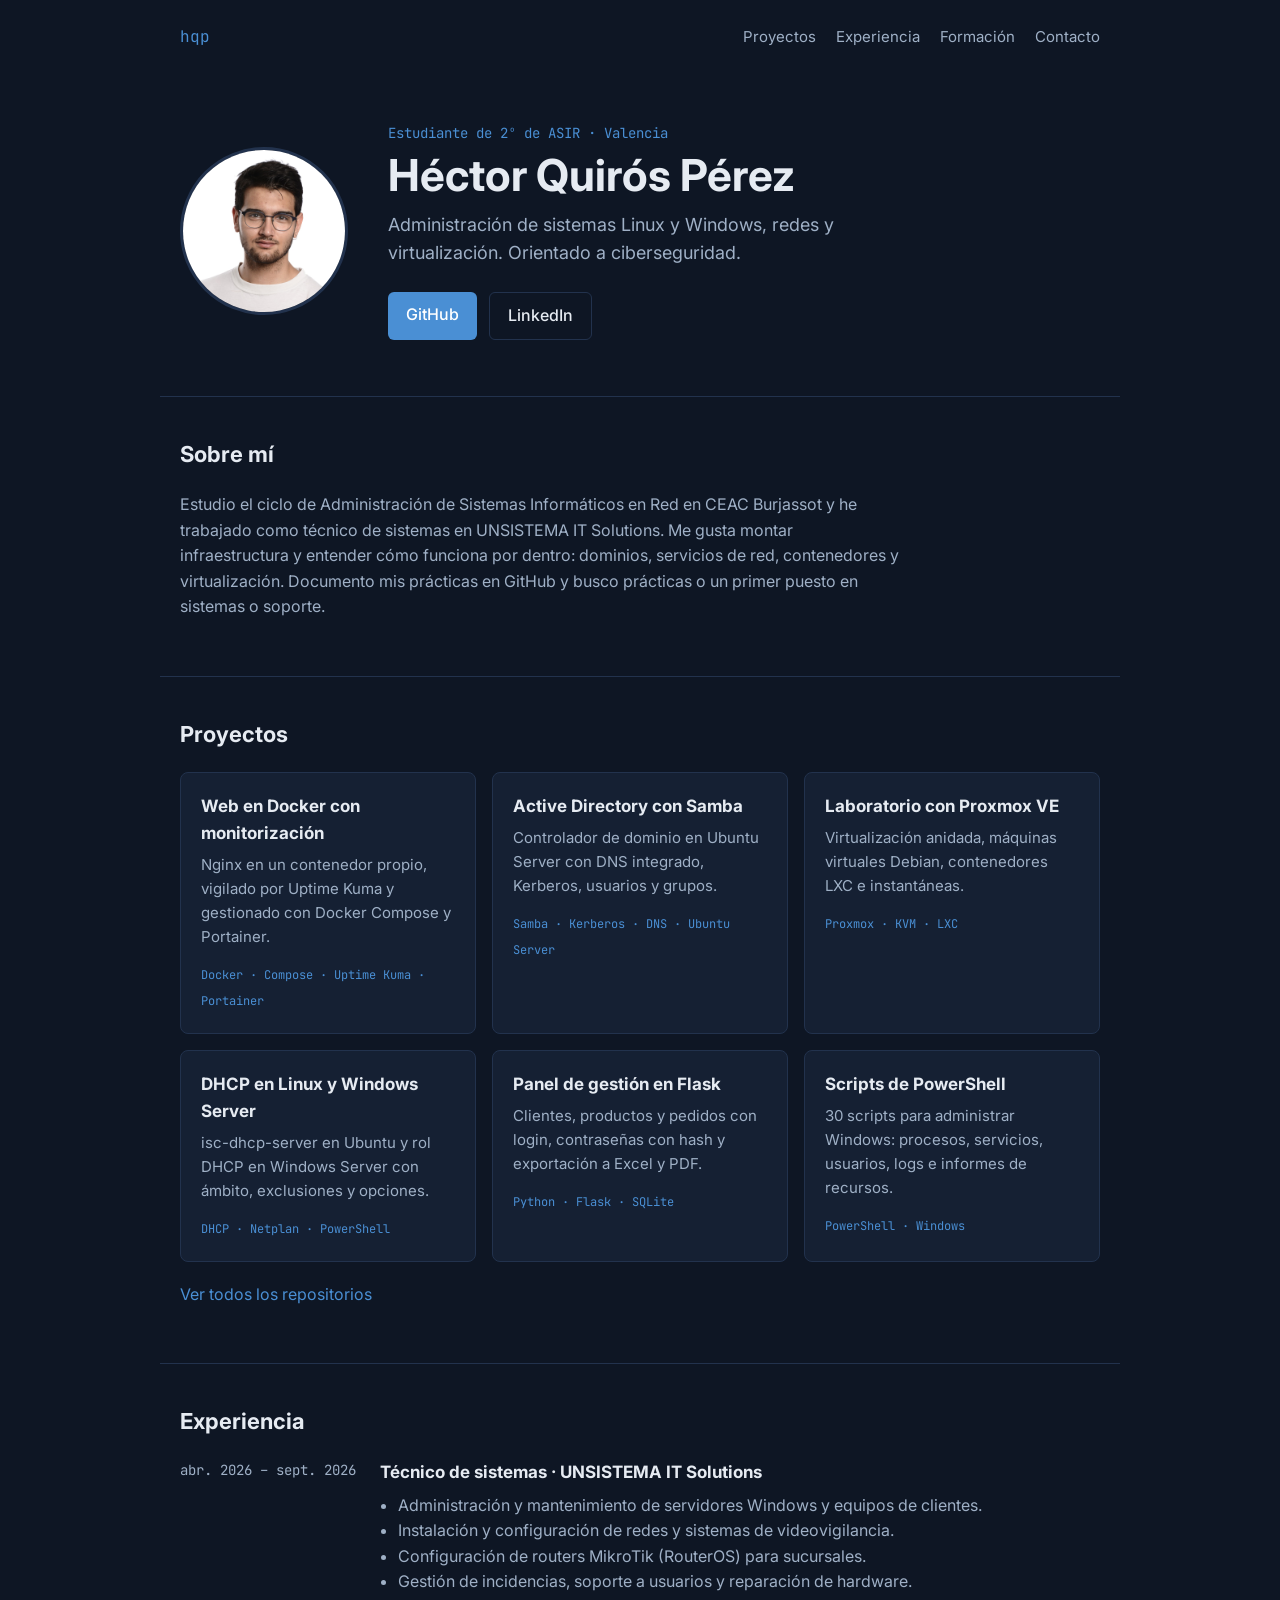
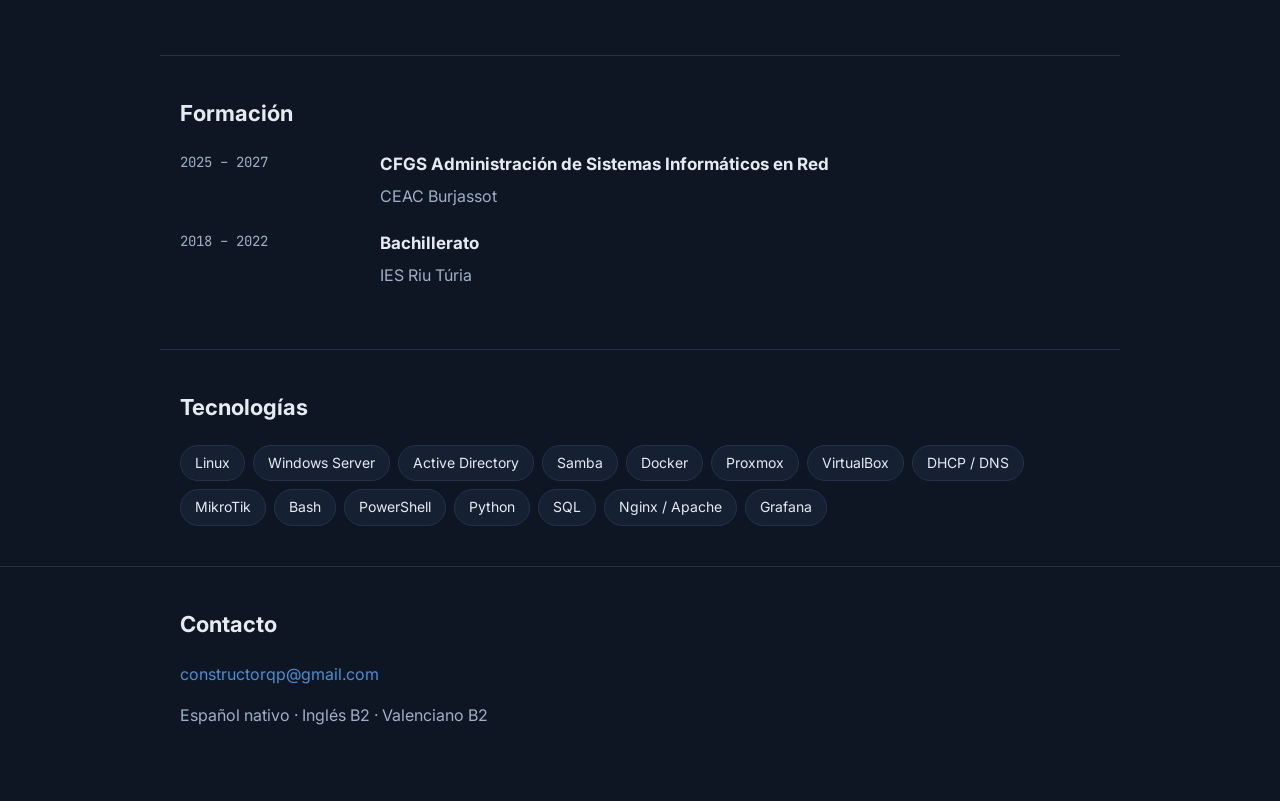
<file: index.html>
<!DOCTYPE html>
<html lang="es">
<head>
  <meta charset="UTF-8">
  <meta name="viewport" content="width=device-width, initial-scale=1.0">
  <title>Héctor Quirós Pérez | Sistemas y redes</title>
  <meta name="description" content="Portafolio de Héctor Quirós Pérez, estudiante de ASIR orientado a administración de sistemas, redes y ciberseguridad.">
  <link rel="preconnect" href="https://fonts.googleapis.com">
  <link rel="preconnect" href="https://fonts.gstatic.com" crossorigin>
  <link href="https://fonts.googleapis.com/css2?family=Inter:wght@400;500;700&family=JetBrains+Mono:wght@400&display=swap" rel="stylesheet">
  <link rel="stylesheet" href="assets/estilo.css">
</head>
<body>
  <header class="cabecera">
    <nav class="menu contenedor">
      <span class="logo">hqp</span>
      <ul>
        <li><a href="#proyectos">Proyectos</a></li>
        <li><a href="#experiencia">Experiencia</a></li>
        <li><a href="#formacion">Formación</a></li>
        <li><a href="#contacto">Contacto</a></li>
      </ul>
    </nav>

    <section class="hero contenedor">
      <img src="assets/foto.jpg" alt="Héctor Quirós Pérez" class="foto">
      <div>
        <p class="etiqueta">Estudiante de 2º de ASIR · Valencia</p>
        <h1>Héctor Quirós Pérez</h1>
        <p class="lema">Administración de sistemas Linux y Windows, redes y virtualización. Orientado a ciberseguridad.</p>
        <div class="botones">
          <a class="boton" href="https://github.com/ConstructorQP">GitHub</a>
          <a class="boton secundario" href="https://www.linkedin.com/in/h%C3%A9ctor-quir%C3%B3s-p%C3%A9rez-a8a136398/">LinkedIn</a>
        </div>
      </div>
    </section>
  </header>

  <main>
    <section class="contenedor bloque">
      <h2>Sobre mí</h2>
      <p>Estudio el ciclo de Administración de Sistemas Informáticos en Red en CEAC Burjassot y he trabajado como técnico de sistemas en UNSISTEMA IT Solutions. Me gusta montar infraestructura y entender cómo funciona por dentro: dominios, servicios de red, contenedores y virtualización. Documento mis prácticas en GitHub y busco prácticas o un primer puesto en sistemas o soporte.</p>
    </section>

    <section id="proyectos" class="contenedor bloque">
      <h2>Proyectos</h2>
      <div class="rejilla">
        <a class="tarjeta" href="https://github.com/ConstructorQP/docker-web-uptime-kuma">
          <h3>Web en Docker con monitorización</h3>
          <p>Nginx en un contenedor propio, vigilado por Uptime Kuma y gestionado con Docker Compose y Portainer.</p>
          <span class="tags">Docker · Compose · Uptime Kuma · Portainer</span>
        </a>
        <a class="tarjeta" href="https://github.com/ConstructorQP/samba-active-directory">
          <h3>Active Directory con Samba</h3>
          <p>Controlador de dominio en Ubuntu Server con DNS integrado, Kerberos, usuarios y grupos.</p>
          <span class="tags">Samba · Kerberos · DNS · Ubuntu Server</span>
        </a>
        <a class="tarjeta" href="https://github.com/ConstructorQP/proxmox-virtualizacion">
          <h3>Laboratorio con Proxmox VE</h3>
          <p>Virtualización anidada, máquinas virtuales Debian, contenedores LXC e instantáneas.</p>
          <span class="tags">Proxmox · KVM · LXC</span>
        </a>
        <a class="tarjeta" href="https://github.com/ConstructorQP/dhcp-linux-windows-server">
          <h3>DHCP en Linux y Windows Server</h3>
          <p>isc-dhcp-server en Ubuntu y rol DHCP en Windows Server con ámbito, exclusiones y opciones.</p>
          <span class="tags">DHCP · Netplan · PowerShell</span>
        </a>
        <a class="tarjeta" href="https://github.com/ConstructorQP/flask-microsaas">
          <h3>Panel de gestión en Flask</h3>
          <p>Clientes, productos y pedidos con login, contraseñas con hash y exportación a Excel y PDF.</p>
          <span class="tags">Python · Flask · SQLite</span>
        </a>
        <a class="tarjeta" href="https://github.com/ConstructorQP/scripts-powershell">
          <h3>Scripts de PowerShell</h3>
          <p>30 scripts para administrar Windows: procesos, servicios, usuarios, logs e informes de recursos.</p>
          <span class="tags">PowerShell · Windows</span>
        </a>
      </div>
      <p class="mas"><a href="https://github.com/ConstructorQP?tab=repositories">Ver todos los repositorios</a></p>
    </section>

    <section id="experiencia" class="contenedor bloque">
      <h2>Experiencia</h2>
      <article class="linea">
        <div class="fecha">abr. 2026 – sept. 2026</div>
        <div>
          <h3>Técnico de sistemas · UNSISTEMA IT Solutions</h3>
          <ul>
            <li>Administración y mantenimiento de servidores Windows y equipos de clientes.</li>
            <li>Instalación y configuración de redes y sistemas de videovigilancia.</li>
            <li>Configuración de routers MikroTik (RouterOS) para sucursales.</li>
            <li>Gestión de incidencias, soporte a usuarios y reparación de hardware.</li>
          </ul>
        </div>
      </article>
    </section>

    <section id="formacion" class="contenedor bloque">
      <h2>Formación</h2>
      <article class="linea">
        <div class="fecha">2025 – 2027</div>
        <div><h3>CFGS Administración de Sistemas Informáticos en Red</h3><p>CEAC Burjassot</p></div>
      </article>
      <article class="linea">
        <div class="fecha">2018 – 2022</div>
        <div><h3>Bachillerato</h3><p>IES Riu Túria</p></div>
      </article>
    </section>

    <section class="contenedor bloque">
      <h2>Tecnologías</h2>
      <ul class="chips">
        <li>Linux</li><li>Windows Server</li><li>Active Directory</li><li>Samba</li><li>Docker</li><li>Proxmox</li>
        <li>VirtualBox</li><li>DHCP / DNS</li><li>MikroTik</li><li>Bash</li><li>PowerShell</li><li>Python</li>
        <li>SQL</li><li>Nginx / Apache</li><li>Grafana</li>
      </ul>
    </section>
  </main>

  <footer id="contacto" class="pie">
    <div class="contenedor">
      <h2>Contacto</h2>
      <p><a href="mailto:constructorqp@gmail.com">constructorqp@gmail.com</a></p>
      <p class="idiomas">Español nativo · Inglés B2 · Valenciano B2</p>
    </div>
  </footer>
</body>
</html>
</file>
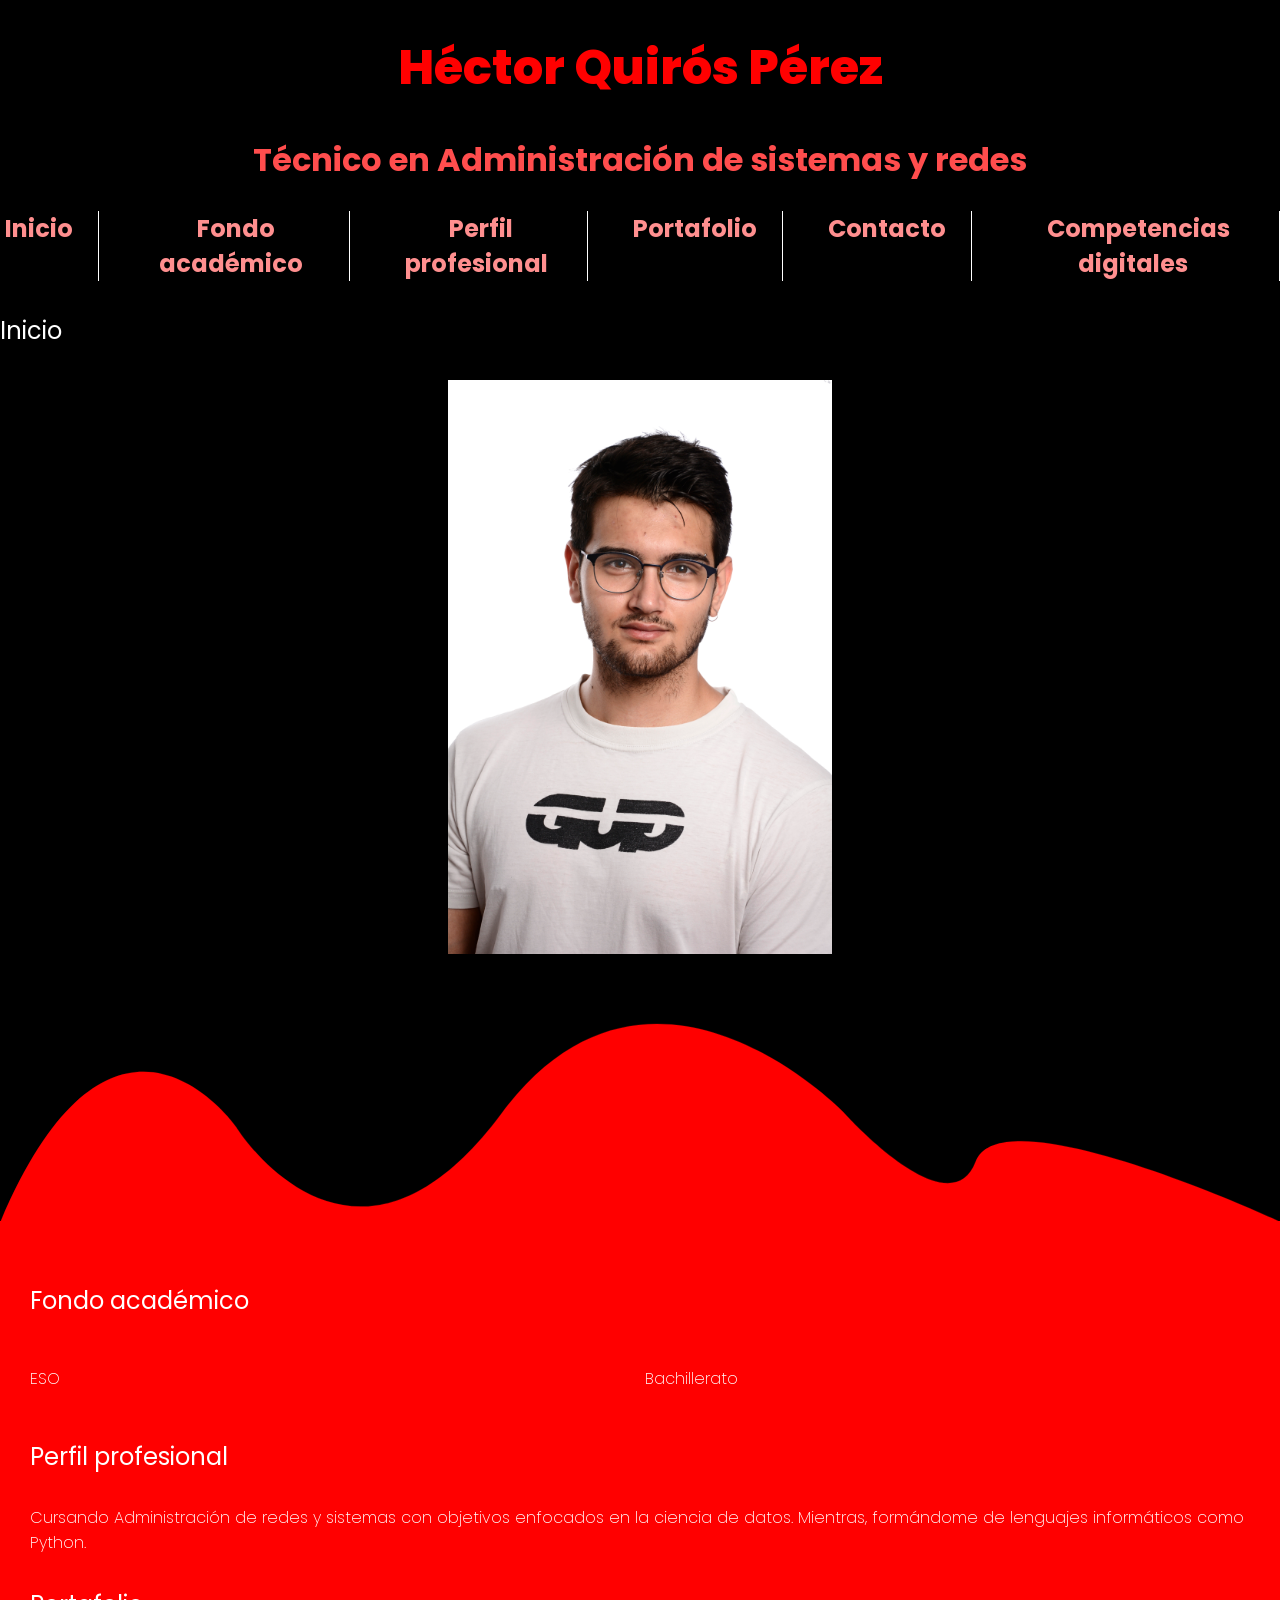
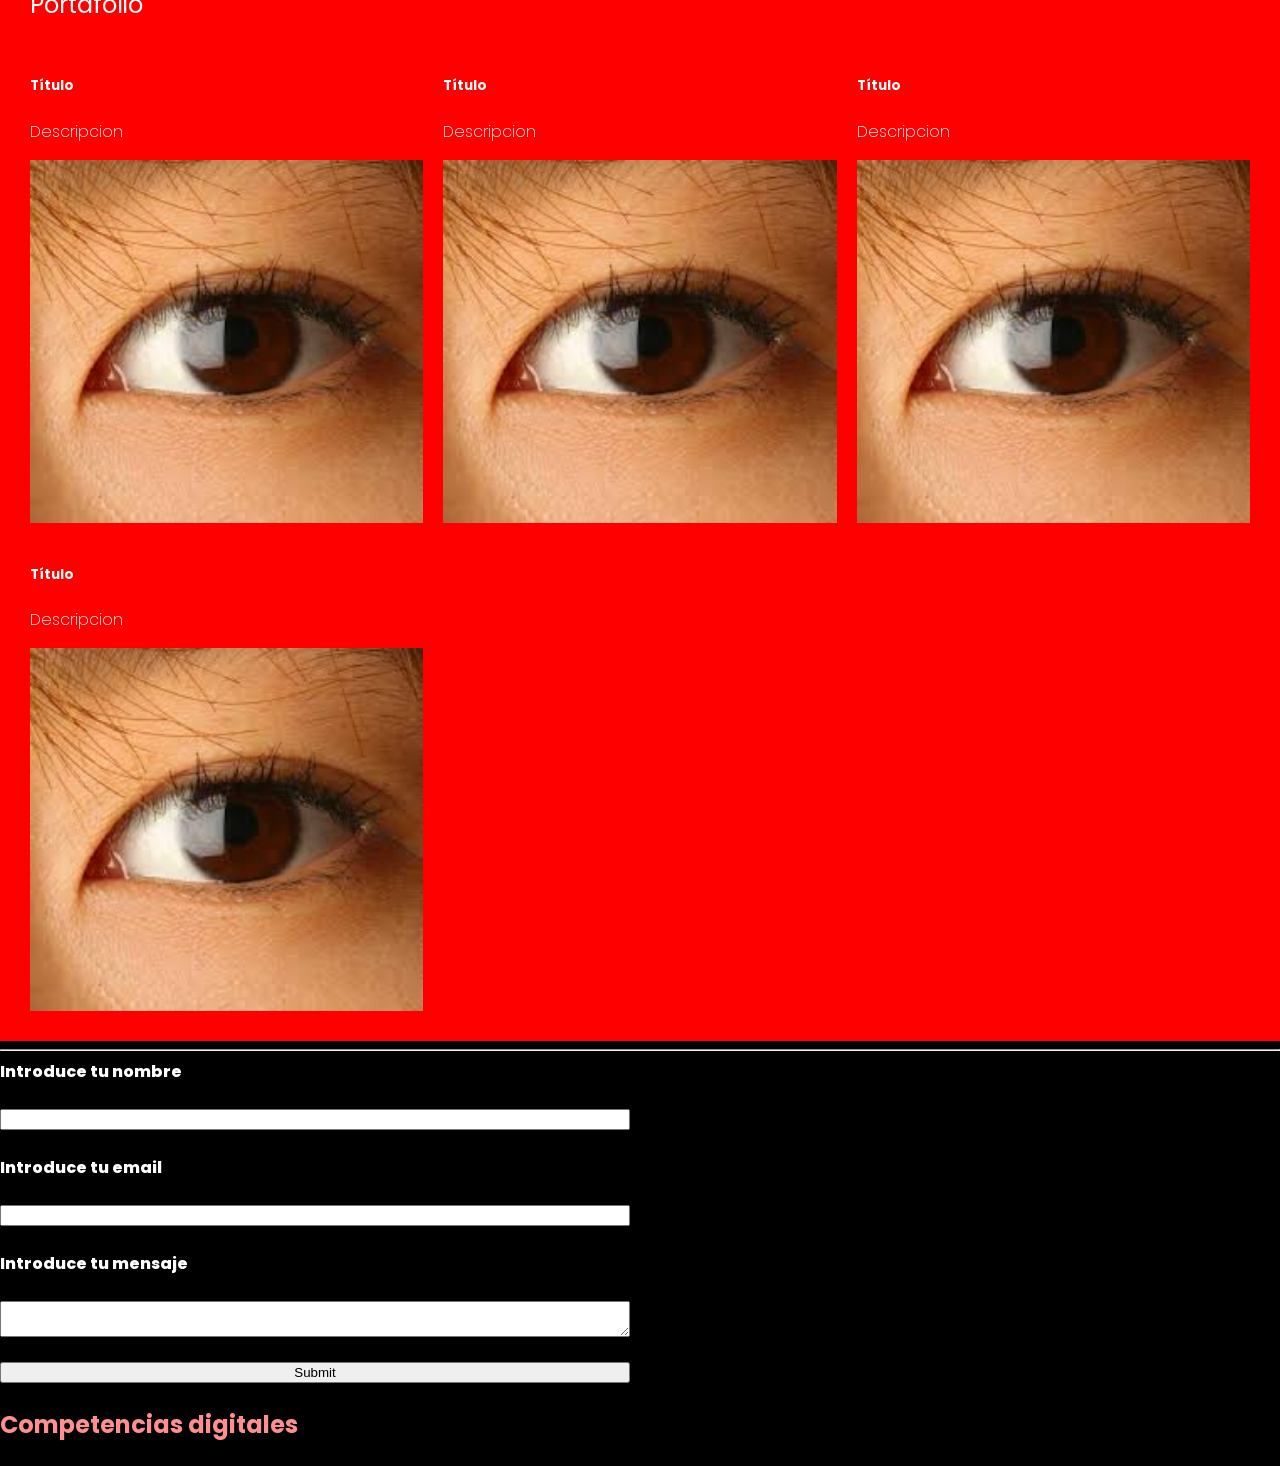
<file: practica-lenguajes-marcas/index.html>
<!DOCTYPE html>
<html lang="es">
    <head>
        <title>Héctor Quirós Pérez</title>
        <meta charset = "UTF-8">
        <meta name="viewport" content="width=device-width, initial-scale=1.0">
        <link rel="preconnect" href="https://fonts.googleapis.com">
        <link rel="preconnect" href="https://fonts.gstatic.com" crossorigin>
        <link href="https://fonts.googleapis.com/css2?family=Poppins:wght@200;400;800&display=swap" rel="stylesheet">
        <style> 
        
        /* Fuentes: Poppins (Google Fonts, licencia libre OFL) */
        body {
            background-color: black;
            font-family: "Poppins", sans-serif; font-weight: 200; /* serif, sans-serif, monospace, fantasy, cursive */
            margin: 0;
            padding: 0%;
        }
        
        h1 {
            font-size: 300%;
            color: red;
            font-family: "Poppins", sans-serif; font-weight: 800;
        }

        h2 {
            font-size: 200%;
            color:#FF4D4D;
            font-style: bold;
        }
        
        h3 {
            font-size: 150%;
            color: #FF8F8F;
        }

        h4 {
            font-size: 150%;
            color: #ffffff;
            font-family: "Poppins", sans-serif; font-weight: 400;
            font-style: bold;
        }

        header, main, footer {
        
            width: auto;                    /* Indica la anchura del contenedor*/
            margin: auto;                   /*Indica los márgenes del contenedor - en este caso, centrar*/
            padding:0%;                   /*Margenes interiores (sagnría) */

        }
        #inicio img{                    /*llama al id inicio*/
            width: 30%;
            
        }
        header {
            text-align:center;          /*Alineación central*/

        }
        header nav ul { /*https://flexbox.jocarsa.com/*/
            display: flex; 
            list-style-type: none; 
            justify-content: center;
            padding: 0px;
            margin: 0px; 
            
        }
        
        header nav ul li a{
            padding:5px;                            /* Le pone una separecion entre elementos */
            color:inherit;                          /* Le quita el color azul predeterminado */
            text-decoration:none;                   /* Le quira el underlined */
        }
        
        main img {
            display: block;
            margin: 0 auto;
            margin-top: 0;
            width: auto;                            /* o width: 100% si quieres que se expanda */
        }

        .pintura {
            display: block;
            width: 100%;
            margin: 0;
            padding: 0;
        }

        .fondorojo {
            
            background-color: red;
            margin: 0;
            padding: 30px;
            color:rgb(255, 255, 255);
        }

        ul {
            display: flex;                                         /*DE IZQUIERDA A DERECHA*/
            gap: 40px;
        }
        
        ul li {
            padding-right: 20px;                                  /* Espacio a la derecha para que no quede tan pegado el borde */
            border-right: 1px solid rgb(255, 255, 255);         /* Barra vertical */
        }

        .contenido {
            display:flex;
            gap: 10px;

        }

        .contenido img {
            flex:1;
            width:50px;
            height: 50px;
        }
        
        .contenido p {
            flex:10;
        }

        #rejilla {
            display:grid;                                           /*CREA UNA REJILLA*/
            grid-template-columns: auto auto auto;                  /*Hace que entre todo*/
            gap: 20px;
        }

        #rejilla article img {
            width:100%;
        }

        #contacto {
            display: flex;
            gap:20px
        }

        #contacto iframe {
            flex:1
        }

        #contacto form {
            display:flex;
            flex:1;
            flex-direction: column;
        }

        form {
            font-size: 100%;
            color: white;
            font-family: "Poppins", sans-serif; font-weight: 800;
        }

        .hr {
            padding-top: 10%;
            padding-bottom: 10%;
        }
        

        


        .menu {
            font-size: 150%;
            color: #FF8F8F;
            font-weight: bold;
        }
        </style>

    </head>
    <body>
        <header>                                                            <!--Esto será la  cabecera de la página-->
            <h1> Héctor Quirós Pérez </h1>                                  <!-- Encabezados de diferentes niveles -->
            <h2> Técnico en Administración de sistemas y redes</h2>             <!-- La "b" de Bold es para negrita--> <!--La "U" es de Underlined--> <!--La "i" es de Italic-->
            
            <div class="menu">
            <nav>                                                           <!--Sección para la navegación-->
                <ul>
                    <li><a href="#inicio">Inicio</a></li>
                    <li><a href="#fondoacademico">Fondo académico</a></li>
                    <li><a href="#perfilprofesional">Perfil profesional</a></li>
                    <li><a href="#portafolio">Portafolio</a></li>
                    <li><a href="#contacto">Contacto</a></li>
                    <li><a href="#competenciasdigitales">Competencias digitales</a></li>
                </ul>
                                                                            <!--Esto es para búsqueda-->
            </nav>
            </div>
            
        </header>
        
        <main>
            
            <!-- Esto será la seccion principal-->
            <section id="inicio">
                <h4>Inicio</h4>
                <img src="foto propia.jpg" alt="Héctor Quirós Pérez">
             </section>
            
            <img src="svg.svg" alt="Separador de color" class="pintura" >
            <section class="fondorojo">
            
            <section id="fondoacademico">
                <h4>Fondo académico</h4>
                <div class="contenido">
                    <p>ESO</p>
                    <P>Bachillerato</P>
                </div>
            </section>
            <section id="perfilprofesional">
                <h4>Perfil profesional</h4>
                <p>Cursando Administración de redes y sistemas con objetivos enfocados en la ciencia de datos. Mientras, formándome de lenguajes informáticos como Python.</p>
            </section>
            <section id="portafolio">
                <h4>Portafolio</h4>
                <div id="rejilla">
                    <article>
                        <h5>Título</h5>
                        <p>Descripcion</p>
                        <img src="ojo.jfif" alt="Imagen del proyecto">
                    </article>
                    <article>
                        <h5>Título</h5>
                        <p>Descripcion</p>
                        <img src="ojo.jfif" alt="Imagen del proyecto">
                    </article>
                    <article>
                        <h5>Título</h5>
                        <p>Descripcion</p>
                        <img src="ojo.jfif" alt="Imagen del proyecto">
                    </article>
                    <article>
                        <h5>Título</h5>
                        <p>Descripcion</p>
                        <img src="ojo.jfif" alt="Imagen del proyecto">
                    </article>
                </div>
            </section>
            </section>                                                         
            <hr class="linea_horizontalpersonalizada">                                          <!-- BARRA QUE SEPARA HORIZONTALMENTE (HORIZONTAL RULE)-->
            <section id="contacto">
                <form>
                    <label for="nombre" >Introduce tu nombre</label><br> <!-- EL BR ES UN SALTO DE LÍNEA-->
                    <input type="text" name="nombre" id="nombre"><br>

                    <label for="email" >Introduce tu email</label><br><!-- EL BR ES UN SALTO DE LÍNEA-->
                    <input type="email" name="email" id="email"><br>

                    <label for="mensaje"> Introduce tu mensaje</label><br><!-- EL BR ES UN SALTO DE LÍNEA-->
                    <textarea name="mensaje" id="mensaje"></textarea><br>

                    <input type="submit">
                </form>
                <iframe width="560" height="315" src="https://www.youtube.com/embed/_LbSL3G6S6Q?si=IBovZrFPWwzzNDOe" title="YouTube video player" frameborder="0" allow="accelerometer; autoplay; clipboard-write; encrypted-media; gyroscope; picture-in-picture; web-share" referrerpolicy="strict-origin-when-cross-origin" allowfullscreen></iframe>
            </section>
            <section id="competenciasdigitales">
                <h3>Competencias digitales</h3>
             </section>

        </main>
        <footer>
            <!-- Esto será el pie de pagina-->
        </footer>
    </body>
</html>
</file>
<file: assets/estilo.css>
:root {
  --fondo: #0e1624;
  --superficie: #152033;
  --borde: #22324d;
  --texto: #e6ebf2;
  --suave: #9fb0c6;
  --acento: #4a8fd4;
}

* { box-sizing: border-box; }

body {
  margin: 0;
  font-family: "Inter", system-ui, sans-serif;
  background: var(--fondo);
  color: var(--texto);
  line-height: 1.6;
}

a { color: var(--acento); text-decoration: none; }
a:hover { text-decoration: underline; }

.contenedor { max-width: 960px; margin: 0 auto; padding: 0 20px; }

.menu { display: flex; justify-content: space-between; align-items: center; padding-top: 24px; }
.logo { font-family: "JetBrains Mono", monospace; color: var(--acento); }
.menu ul { display: flex; gap: 20px; list-style: none; margin: 0; padding: 0; }
.menu a { color: var(--suave); font-size: 15px; }

.hero { display: flex; gap: 40px; align-items: center; padding: 72px 20px 56px; }
.foto { width: 168px; height: 168px; border-radius: 50%; object-fit: cover; border: 3px solid var(--borde); }
.etiqueta { color: var(--acento); font-family: "JetBrains Mono", monospace; font-size: 14px; margin: 0; }
h1 { font-size: 44px; margin: 6px 0 10px; line-height: 1.15; }
.lema { color: var(--suave); font-size: 18px; margin: 0 0 24px; max-width: 560px; }

.botones { display: flex; gap: 12px; }
.boton { background: var(--acento); color: #fff; padding: 10px 18px; border-radius: 6px; font-weight: 500; }
.boton.secundario { background: transparent; border: 1px solid var(--borde); color: var(--texto); }
.boton:hover { text-decoration: none; opacity: .9; }

.bloque { padding: 40px 20px; border-top: 1px solid var(--borde); }
h2 { font-size: 22px; margin: 0 0 20px; }
h3 { font-size: 17px; margin: 0 0 6px; }
.bloque > p { color: var(--suave); max-width: 720px; }

.rejilla { display: grid; grid-template-columns: repeat(auto-fill, minmax(270px, 1fr)); gap: 16px; }
.tarjeta { display: block; background: var(--superficie); border: 1px solid var(--borde); border-radius: 8px; padding: 20px; color: var(--texto); }
.tarjeta:hover { border-color: var(--acento); text-decoration: none; }
.tarjeta p { color: var(--suave); font-size: 15px; margin: 0 0 12px; }
.tags { font-family: "JetBrains Mono", monospace; font-size: 12px; color: var(--acento); }
.mas { margin-top: 20px; }

.linea { display: grid; grid-template-columns: 180px 1fr; gap: 20px; margin-bottom: 20px; }
.fecha { color: var(--suave); font-family: "JetBrains Mono", monospace; font-size: 14px; }
.linea p, .linea li { color: var(--suave); margin: 0; }
.linea ul { margin: 0; padding-left: 18px; }

.chips { display: flex; flex-wrap: wrap; gap: 8px; list-style: none; padding: 0; margin: 0; }
.chips li { background: var(--superficie); border: 1px solid var(--borde); border-radius: 999px; padding: 6px 14px; font-size: 14px; }

.pie { border-top: 1px solid var(--borde); padding: 40px 0 56px; }
.idiomas { color: var(--suave); }

@media (max-width: 640px) {
  .menu ul { gap: 12px; }
  .menu a { font-size: 13px; }
  .hero { flex-direction: column; text-align: center; padding-top: 48px; }
  .botones { justify-content: center; }
  h1 { font-size: 34px; }
  .linea { grid-template-columns: 1fr; gap: 4px; }
}
</file>
